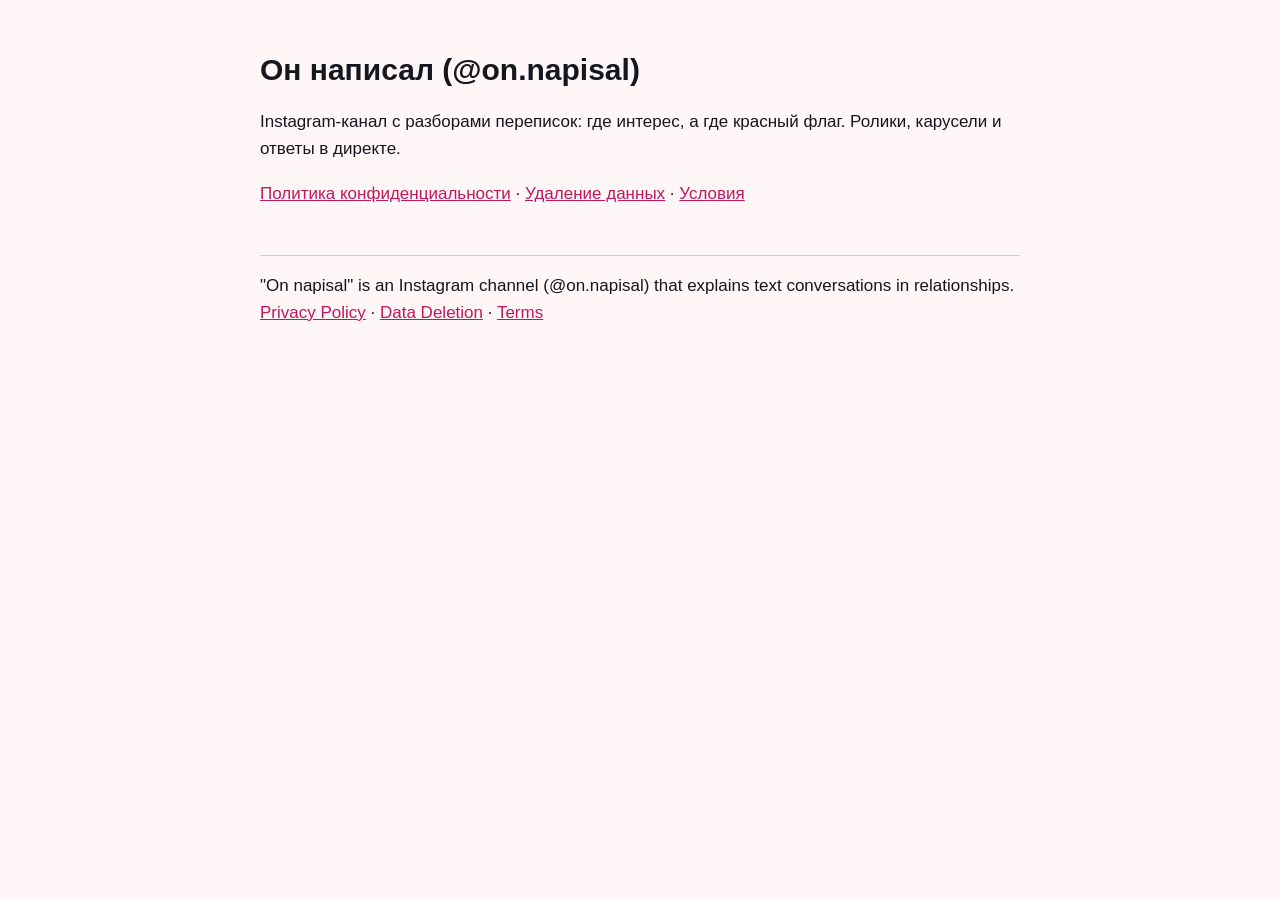
<file: index.html>
<!doctype html><html lang="ru"><head><meta charset="utf-8"><meta name="viewport" content="width=device-width,initial-scale=1"><title>Он написал</title><link rel="stylesheet" href="style.css"></head>
<body><main><h1>Он написал (@on.napisal)</h1><p>Instagram-канал с разборами переписок: где интерес, а где красный флаг. Ролики, карусели и ответы в директе.</p>
<p><a href="privacy.html">Политика конфиденциальности</a> · <a href="data-deletion.html">Удаление данных</a> · <a href="terms.html">Условия</a></p>
<p class="en">"On napisal" is an Instagram channel (@on.napisal) that explains text conversations in relationships. <a href="privacy.html#en">Privacy Policy</a> · <a href="data-deletion.html#en">Data Deletion</a> · <a href="terms.html#en">Terms</a></p></main></body></html>
</file>
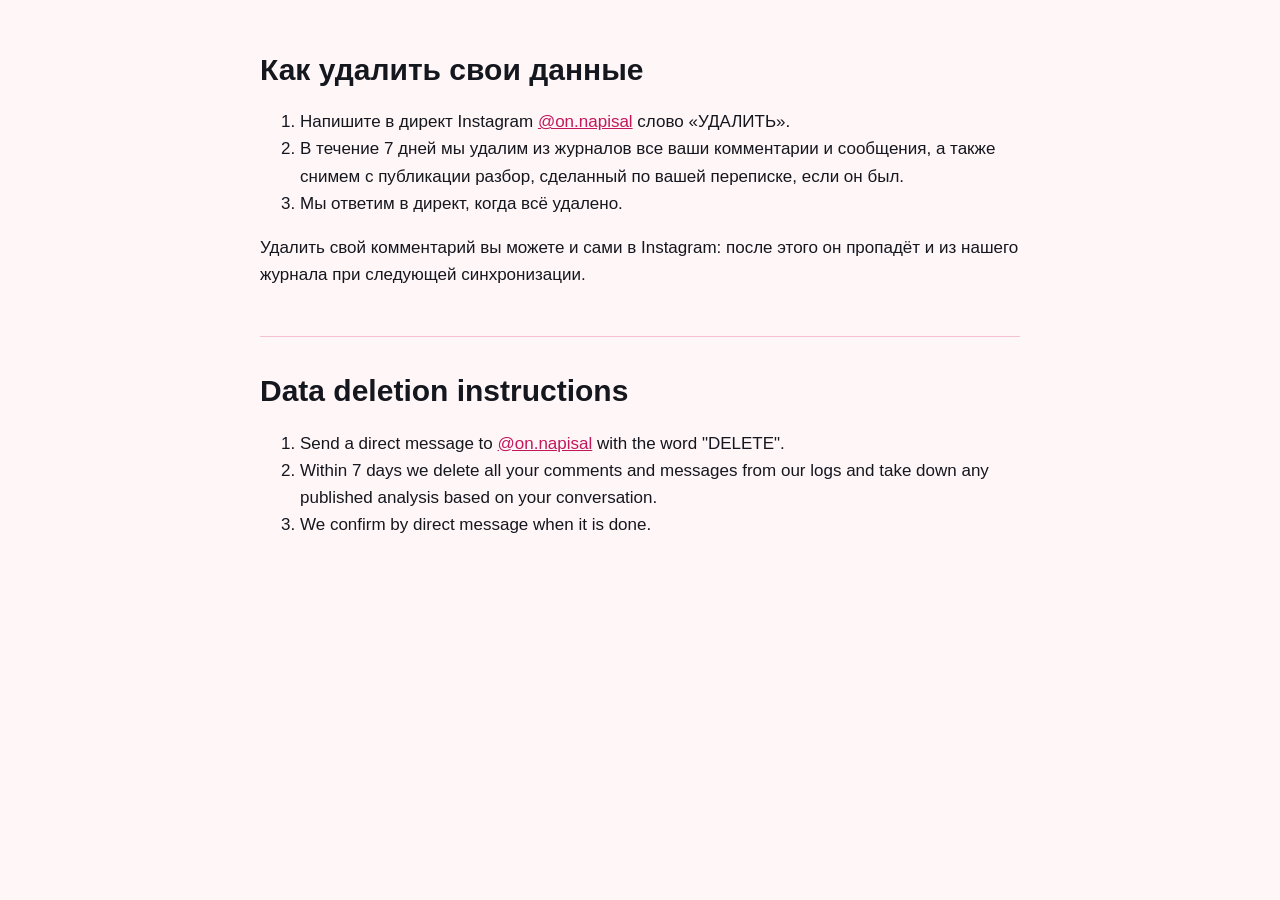
<file: data-deletion.html>
<!doctype html><html lang="ru"><head><meta charset="utf-8"><meta name="viewport" content="width=device-width,initial-scale=1"><title>Удаление данных</title><link rel="stylesheet" href="style.css"></head>
<body><main><h1>Как удалить свои данные</h1>
<ol><li>Напишите в директ Instagram <a href="https://www.instagram.com/on.napisal/">@on.napisal</a> слово «УДАЛИТЬ».</li>
<li>В течение 7 дней мы удалим из журналов все ваши комментарии и сообщения, а также снимем с публикации разбор, сделанный по вашей переписке, если он был.</li>
<li>Мы ответим в директ, когда всё удалено.</li></ol>
<p>Удалить свой комментарий вы можете и сами в Instagram: после этого он пропадёт и из нашего журнала при следующей синхронизации.</p>
<div class="en" id="en"><h1>Data deletion instructions</h1><ol><li>Send a direct message to <a href="https://www.instagram.com/on.napisal/">@on.napisal</a> with the word "DELETE".</li><li>Within 7 days we delete all your comments and messages from our logs and take down any published analysis based on your conversation.</li><li>We confirm by direct message when it is done.</li></ol></div>
</main></body></html>
</file>
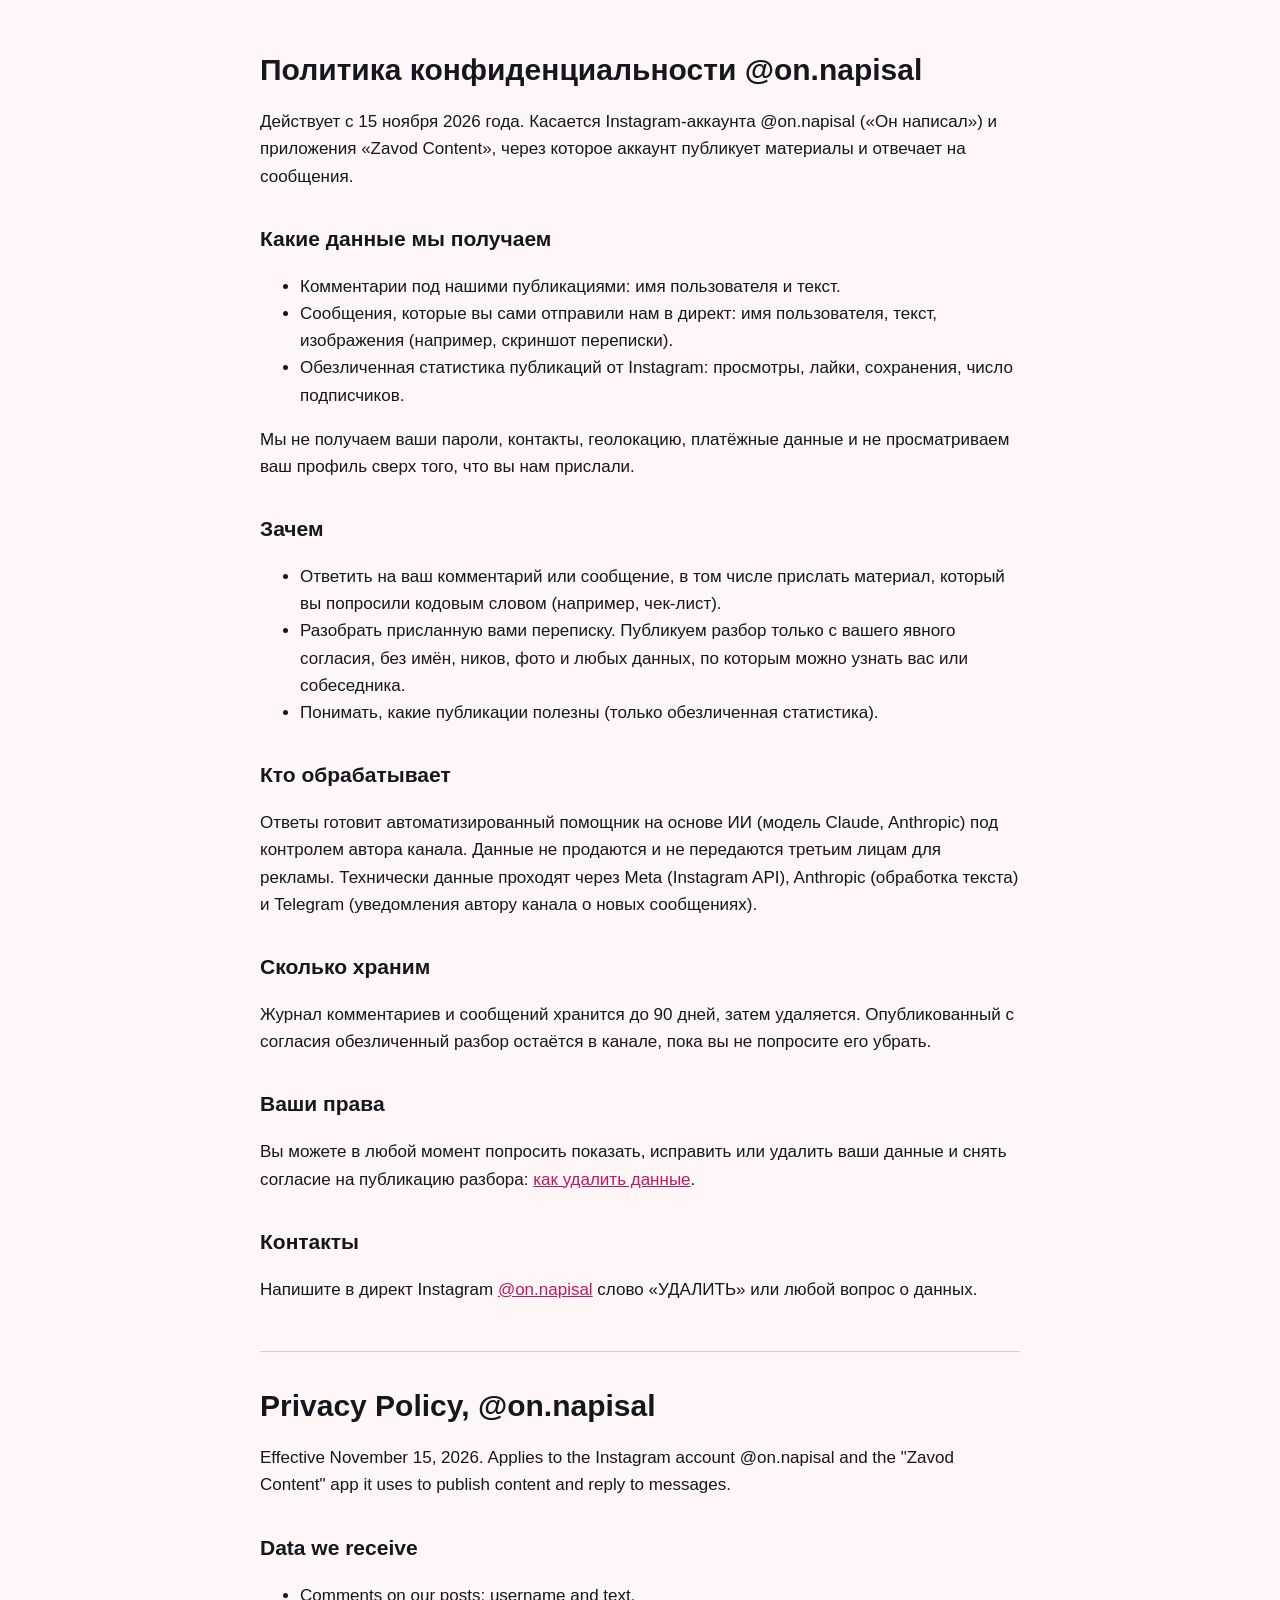
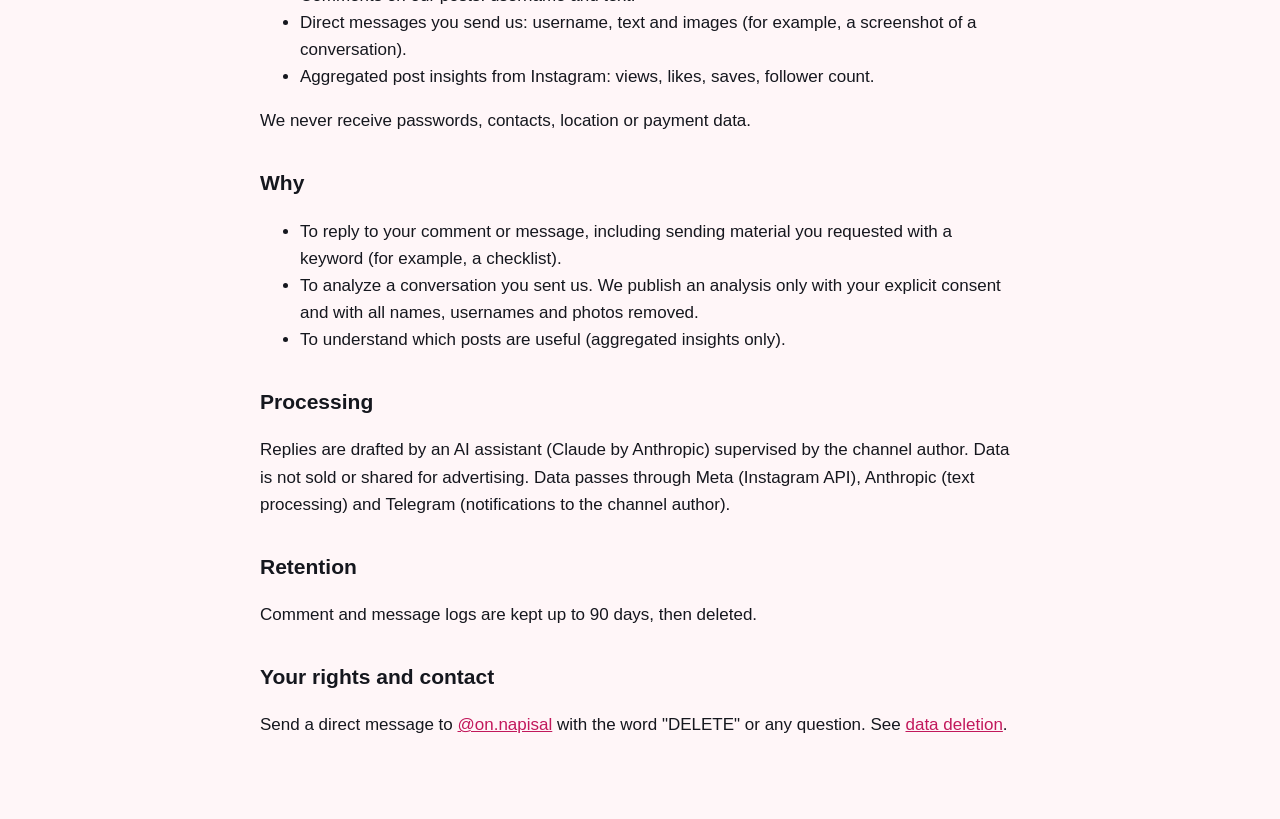
<file: privacy.html>
<!doctype html><html lang="ru"><head><meta charset="utf-8"><meta name="viewport" content="width=device-width,initial-scale=1"><title>Политика конфиденциальности</title><link rel="stylesheet" href="style.css"></head>
<body><main>
<h1>Политика конфиденциальности @on.napisal</h1>
<p>Действует с 15 ноября 2026 года. Касается Instagram-аккаунта @on.napisal («Он написал») и приложения «Zavod Content», через которое аккаунт публикует материалы и отвечает на сообщения.</p>
<h2>Какие данные мы получаем</h2>
<ul><li>Комментарии под нашими публикациями: имя пользователя и текст.</li>
<li>Сообщения, которые вы сами отправили нам в директ: имя пользователя, текст, изображения (например, скриншот переписки).</li>
<li>Обезличенная статистика публикаций от Instagram: просмотры, лайки, сохранения, число подписчиков.</li></ul>
<p>Мы не получаем ваши пароли, контакты, геолокацию, платёжные данные и не просматриваем ваш профиль сверх того, что вы нам прислали.</p>
<h2>Зачем</h2>
<ul><li>Ответить на ваш комментарий или сообщение, в том числе прислать материал, который вы попросили кодовым словом (например, чек-лист).</li>
<li>Разобрать присланную вами переписку. Публикуем разбор только с вашего явного согласия, без имён, ников, фото и любых данных, по которым можно узнать вас или собеседника.</li>
<li>Понимать, какие публикации полезны (только обезличенная статистика).</li></ul>
<h2>Кто обрабатывает</h2>
<p>Ответы готовит автоматизированный помощник на основе ИИ (модель Claude, Anthropic) под контролем автора канала. Данные не продаются и не передаются третьим лицам для рекламы. Технически данные проходят через Meta (Instagram API), Anthropic (обработка текста) и Telegram (уведомления автору канала о новых сообщениях).</p>
<h2>Сколько храним</h2>
<p>Журнал комментариев и сообщений хранится до 90 дней, затем удаляется. Опубликованный с согласия обезличенный разбор остаётся в канале, пока вы не попросите его убрать.</p>
<h2>Ваши права</h2>
<p>Вы можете в любой момент попросить показать, исправить или удалить ваши данные и снять согласие на публикацию разбора: <a href="data-deletion.html">как удалить данные</a>.</p>
<h2>Контакты</h2>
<p>Напишите в директ Instagram <a href="https://www.instagram.com/on.napisal/">@on.napisal</a> слово «УДАЛИТЬ» или любой вопрос о данных.</p>
<div class="en" id="en">
<h1>Privacy Policy, @on.napisal</h1>
<p>Effective November 15, 2026. Applies to the Instagram account @on.napisal and the "Zavod Content" app it uses to publish content and reply to messages.</p>
<h2>Data we receive</h2><ul><li>Comments on our posts: username and text.</li><li>Direct messages you send us: username, text and images (for example, a screenshot of a conversation).</li><li>Aggregated post insights from Instagram: views, likes, saves, follower count.</li></ul>
<p>We never receive passwords, contacts, location or payment data.</p>
<h2>Why</h2><ul><li>To reply to your comment or message, including sending material you requested with a keyword (for example, a checklist).</li><li>To analyze a conversation you sent us. We publish an analysis only with your explicit consent and with all names, usernames and photos removed.</li><li>To understand which posts are useful (aggregated insights only).</li></ul>
<h2>Processing</h2><p>Replies are drafted by an AI assistant (Claude by Anthropic) supervised by the channel author. Data is not sold or shared for advertising. Data passes through Meta (Instagram API), Anthropic (text processing) and Telegram (notifications to the channel author).</p>
<h2>Retention</h2><p>Comment and message logs are kept up to 90 days, then deleted.</p>
<h2>Your rights and contact</h2><p>Send a direct message to <a href="https://www.instagram.com/on.napisal/">@on.napisal</a> with the word "DELETE" or any question. See <a href="data-deletion.html#en">data deletion</a>.</p></div>
</main></body></html>
</file>
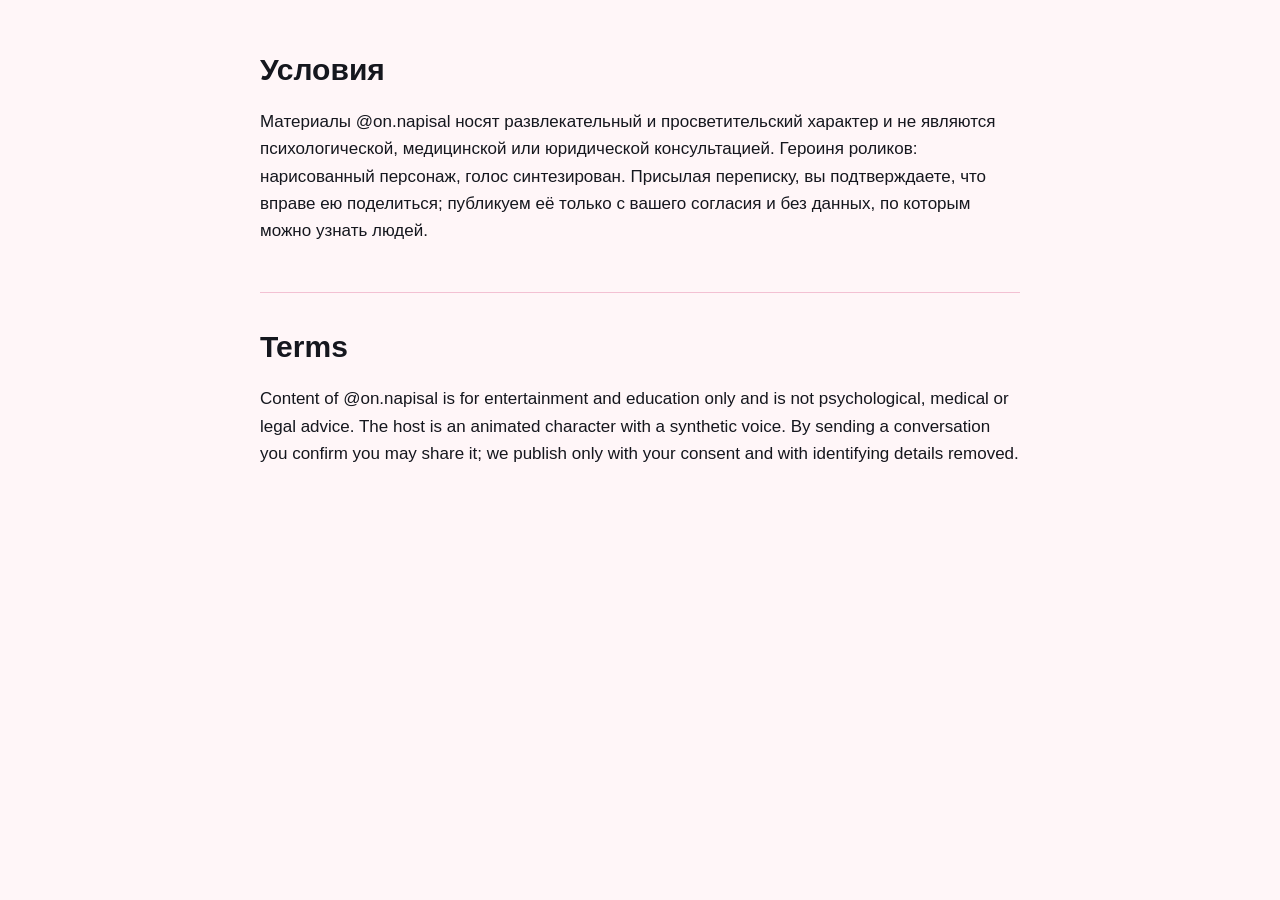
<file: terms.html>
<!doctype html><html lang="ru"><head><meta charset="utf-8"><meta name="viewport" content="width=device-width,initial-scale=1"><title>Условия</title><link rel="stylesheet" href="style.css"></head>
<body><main><h1>Условия</h1><p>Материалы @on.napisal носят развлекательный и просветительский характер и не являются психологической, медицинской или юридической консультацией. Героиня роликов: нарисованный персонаж, голос синтезирован. Присылая переписку, вы подтверждаете, что вправе ею поделиться; публикуем её только с вашего согласия и без данных, по которым можно узнать людей.</p>
<div class="en" id="en"><h1>Terms</h1><p>Content of @on.napisal is for entertainment and education only and is not psychological, medical or legal advice. The host is an animated character with a synthetic voice. By sending a conversation you confirm you may share it; we publish only with your consent and with identifying details removed.</p></div></main></body></html>
</file>
<file: style.css>
body{margin:0;background:#FFF6F8;color:#15171E;font:17px/1.6 -apple-system,Segoe UI,Roboto,sans-serif}
main{max-width:760px;margin:0 auto;padding:32px 16px 64px}
h1{font-size:30px;line-height:1.2}h2{font-size:21px;margin-top:32px}
a{color:#C2185B}.en{border-top:1px solid #F3C1D3;margin-top:48px;padding-top:16px}
</file>
